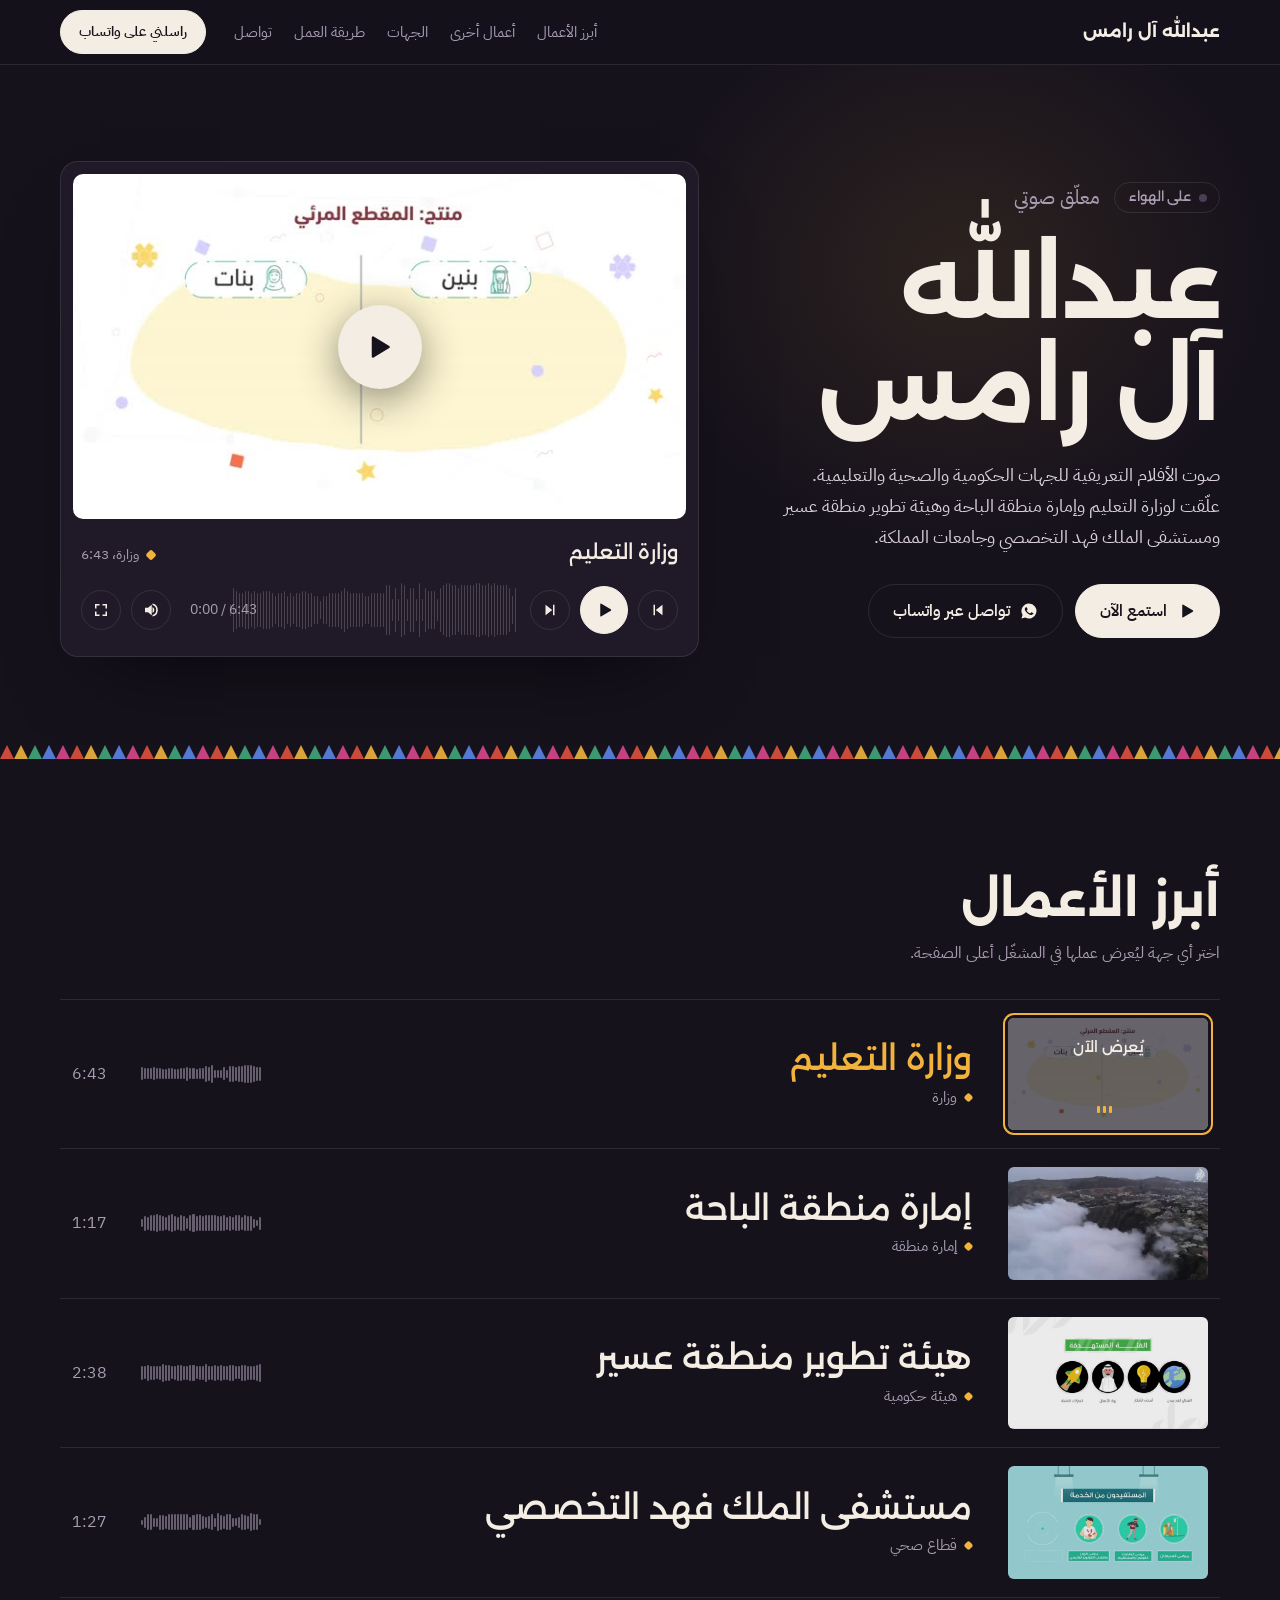
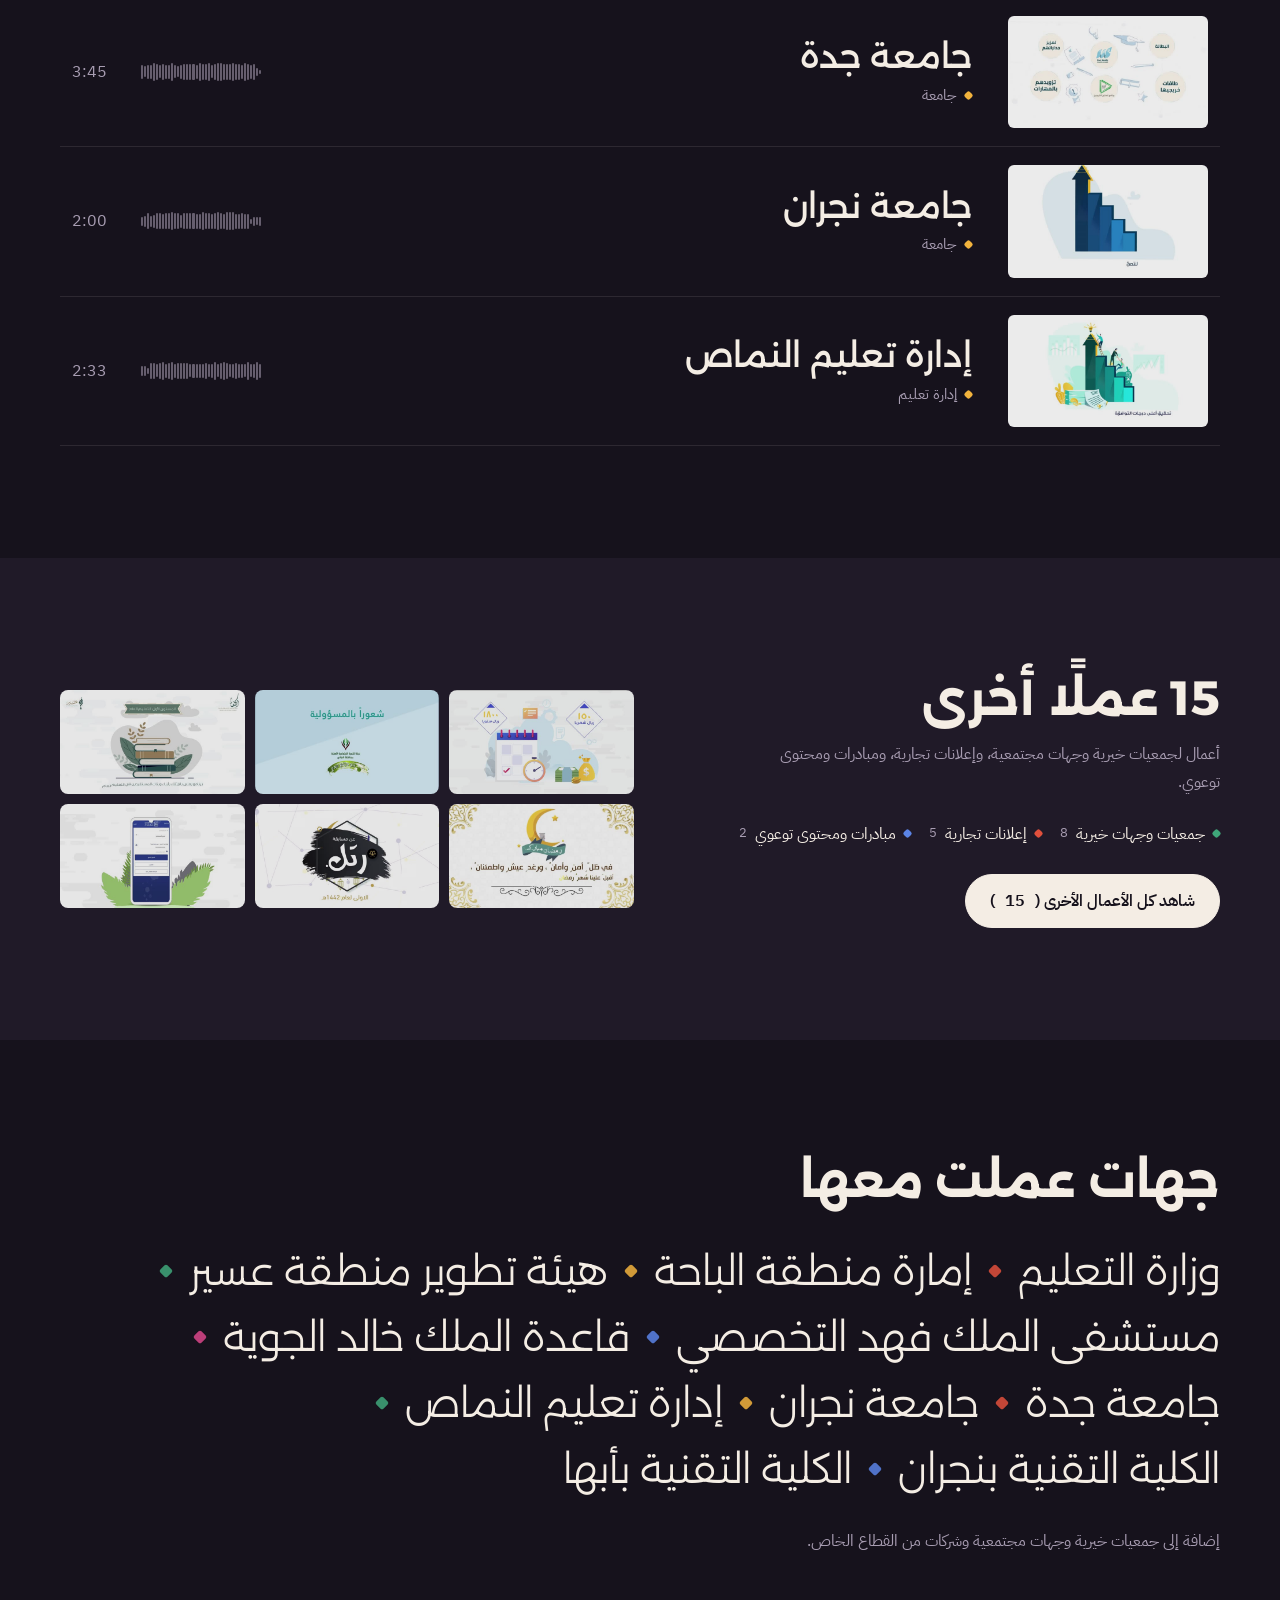
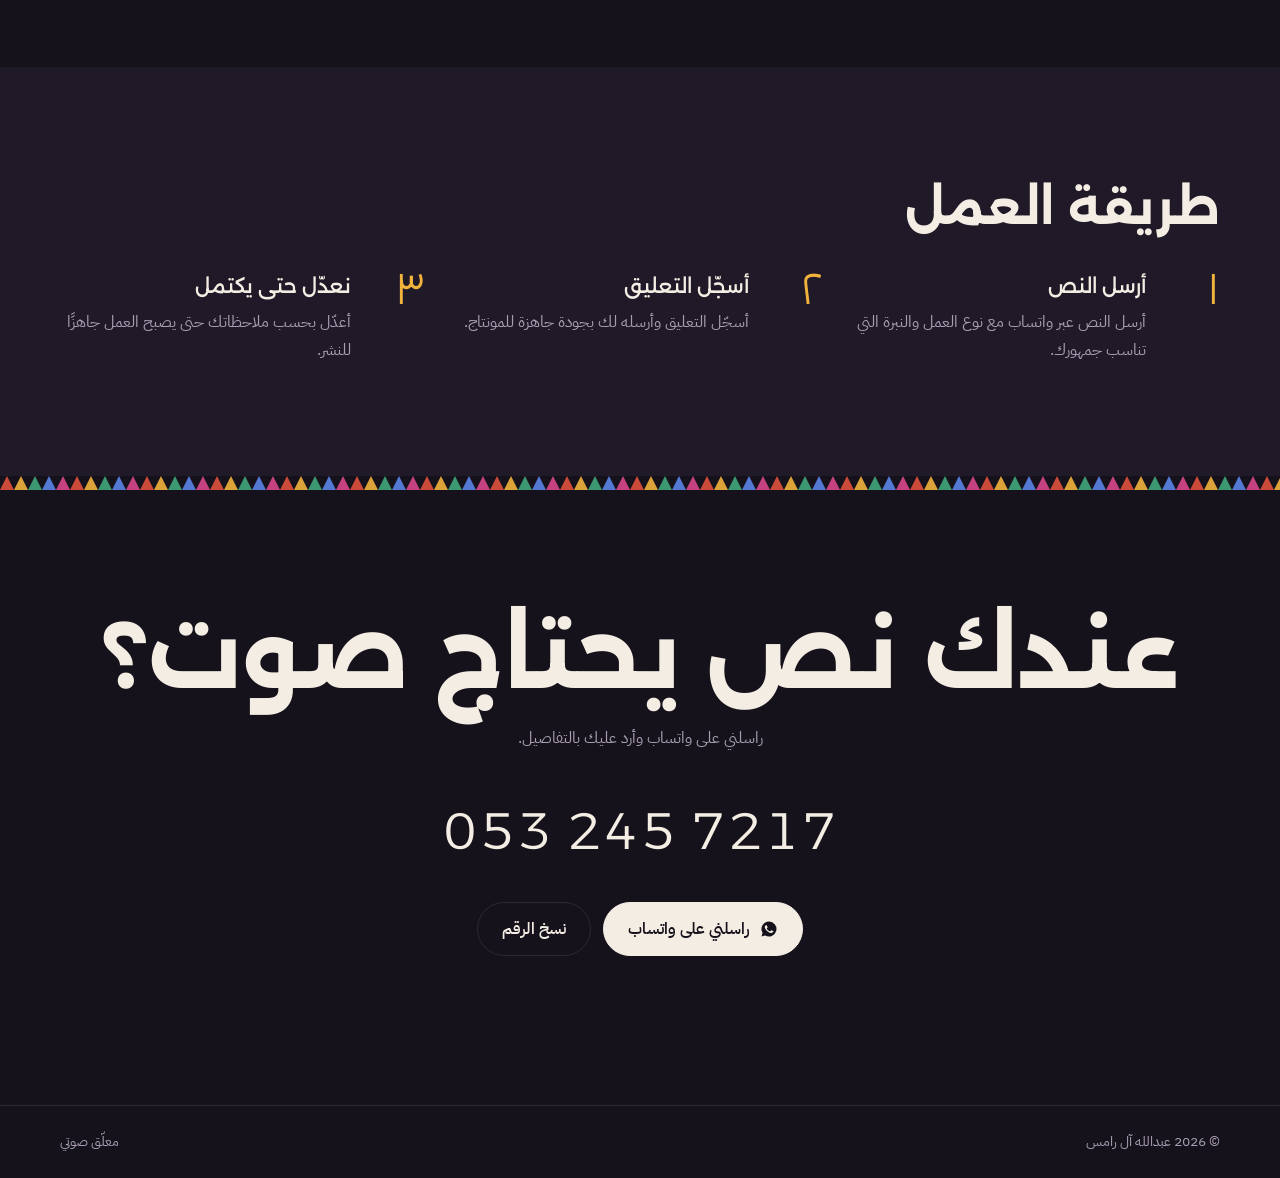
<file: index.html>
<!doctype html>
<html lang="ar" dir="rtl">
<head>
<meta charset="utf-8">
<meta name="viewport" content="width=device-width, initial-scale=1, viewport-fit=cover">
<title>عبدالله آل رامس</title>
<meta name="claude:viewport-fit-sides" content="cover">
<meta name="description" content="عبدالله آل رامس، معلّق صوتي لجهات حكومية وصحية وتعليمية. استمع إلى أعماله وتواصل مباشرة عبر واتساب.">
<link rel="preconnect" href="https://fonts.googleapis.com">
<link rel="preconnect" href="https://fonts.gstatic.com" crossorigin>
<link rel="stylesheet" href="https://fonts.googleapis.com/css2?family=Alexandria:wght@300;500;700&family=IBM+Plex+Sans+Arabic:wght@400;500;600&display=swap">
<link rel="stylesheet" href="assets/site.css">
</head>
<body>
<div dir="rtl" lang="ar" data-page="home">
  <nav class="top" aria-label="التنقل">
    <div class="wrap">
      <a class="brand" href="#top">عبدالله آل رامس</a>
      <div class="links"><a href="#featured">أبرز الأعمال</a><a href="works.html">أعمال أخرى</a><a href="#clients">الجهات</a><a href="#process">طريقة العمل</a><a href="#contact">تواصل</a></div>
      <a class="btn btn-sm btn-solid js-wa" href="#contact">راسلني على واتساب</a>
    </div>
  </nav>
  <header class="hero" id="top">
    <div class="wrap">
      <div>
        <p class="role"><span class="lamp" id="lamp"><i></i>على الهواء</span>معلّق صوتي</p>
        <h1>عبدالله<br>آل رامس</h1>
        <p class="lede">صوت الأفلام التعريفية للجهات الحكومية والصحية والتعليمية. علّقت لوزارة التعليم وإمارة منطقة الباحة وهيئة تطوير منطقة عسير ومستشفى الملك فهد التخصصي وجامعات المملكة.</p>
        <div class="actions">
          <button class="btn btn-solid" id="hero-play" type="button">
            <svg viewBox="0 0 24 24" aria-hidden="true"><path d="M7 4.5v15a1 1 0 0 0 1.5.86l12.5-7.5a1 1 0 0 0 0-1.72L8.5 3.64A1 1 0 0 0 7 4.5z"/></svg>
            استمع الآن
          </button>
          <a class="btn js-wa" href="#contact">
            <svg viewBox="0 0 24 24" aria-hidden="true"><path d="M12 2a10 10 0 0 0-8.6 15.1L2 22l5-1.3A10 10 0 1 0 12 2zm5.3 14.1c-.2.6-1.3 1.2-1.8 1.2-.5.1-1 .1-3.3-.8-2.8-1.1-4.5-4-4.7-4.2-.1-.2-1.1-1.5-1.1-2.8s.7-2 1-2.3c.2-.3.5-.3.7-.3h.5c.2 0 .4 0 .6.5l.8 2c.1.2.1.4 0 .5l-.4.6-.4.4c-.1.1-.3.3-.1.6.2.3.8 1.3 1.7 2.1 1.2 1 2.1 1.3 2.4 1.5.3.1.5.1.7-.1l.9-1.1c.2-.3.4-.2.6-.1l1.9.9c.3.1.5.2.5.3.1.2.1.7-.1 1.3z"/></svg>
            تواصل عبر واتساب
          </a>
        </div>
      </div>

      <div class="stage" id="stage" aria-label="مشغّل الأعمال">
        <div class="screen">
          <video id="player" playsinline preload="metadata"></video>
          <button class="big-play" id="big-play" type="button" aria-label="تشغيل">
            <svg viewBox="0 0 24 24"><path d="M7 4.5v15a1 1 0 0 0 1.5.86l12.5-7.5a1 1 0 0 0 0-1.72L8.5 3.64A1 1 0 0 0 7 4.5z"/></svg>
          </button>
        </div>
        <div class="now">
          <h3 id="now-title"></h3>
          <span class="cat" id="now-cat"><i></i><span></span></span>
        </div>
        <div class="deck">
          <button class="icon-btn" id="prev" type="button" aria-label="العمل السابق"><svg viewBox="0 0 24 24"><path d="M18 5v14l-9-7zM6 5h2v14H6z"/></svg></button>
          <button class="icon-btn main" id="toggle" type="button" aria-label="تشغيل"><svg viewBox="0 0 24 24" id="toggle-icon"><path d="M7 4.5v15a1 1 0 0 0 1.5.86l12.5-7.5a1 1 0 0 0 0-1.72L8.5 3.64A1 1 0 0 0 7 4.5z"/></svg></button>
          <button class="icon-btn" id="next" type="button" aria-label="العمل التالي"><svg viewBox="0 0 24 24"><path d="M6 5v14l9-7zM16 5h2v14h-2z"/></svg></button>
          <div class="scrub" id="scrub" role="slider" tabindex="0" aria-label="موضع التشغيل" aria-valuemin="0" aria-valuemax="100" aria-valuenow="0"></div>
          <span class="time" id="time">0:00 / 0:00</span>
          <button class="icon-btn" id="mute" type="button" aria-label="كتم الصوت"><svg viewBox="0 0 24 24" id="mute-icon"><path d="M4 9v6h4l5 4V5L8 9zm12.5 3a4.5 4.5 0 0 0-2.5-4v8a4.5 4.5 0 0 0 2.5-4zM14 3.2v2.1a7 7 0 0 1 0 13.4v2.1a9 9 0 0 0 0-17.6z"/></svg></button>
          <button class="icon-btn" id="fs" type="button" aria-label="ملء الشاشة"><svg viewBox="0 0 24 24"><path d="M4 4h6v2H6v4H4zm10 0h6v6h-2V6h-4zM4 14h2v4h4v2H4zm14 0h2v6h-6v-2h4z"/></svg></button>
        </div>
      </div>
    </div>
  </header>

  <div class="qatt" role="presentation"></div>

  <main>
    <section id="featured" class="wrap">
      <div class="head">
        <div>
          <h2>أبرز الأعمال</h2>
          <p class="sub">اختر أي جهة ليُعرض عملها في المشغّل أعلى الصفحة.</p>
        </div>
      </div>
      <ol class="roster" id="roster"></ol>
    </section>

    <section class="more-band" aria-labelledby="more-title">
      <div class="wrap more-inner">
        <div>
          <h2 id="more-title"><span id="more-count"></span></h2>
          <p>أعمال لجمعيات خيرية وجهات مجتمعية، وإعلانات تجارية، ومبادرات ومحتوى توعوي.</p>
          <ul class="cats-inline" id="more-cats"></ul>
          <a class="btn btn-solid" href="works.html">شاهد كل الأعمال الأخرى (<span id="more-btn-count"></span>)</a>
        </div>
        <div class="fan" id="fan"></div>
      </div>
    </section>

    <section id="clients" class="wrap">
      <div class="head"><h2>جهات عملت معها</h2></div>
      <ul class="wall">
        <li>وزارة التعليم</li>
        <li>إمارة منطقة الباحة</li>
        <li>هيئة تطوير منطقة عسير</li>
        <li>مستشفى الملك فهد التخصصي</li>
        <li>قاعدة الملك خالد الجوية</li>
        <li>جامعة جدة</li>
        <li>جامعة نجران</li>
        <li>إدارة تعليم النماص</li>
        <li>الكلية التقنية بنجران</li>
        <li>الكلية التقنية بأبها</li>
      </ul>
      <p class="wall-note">إضافة إلى جمعيات خيرية وجهات مجتمعية وشركات من القطاع الخاص.</p>
    </section>

    <section id="process" class="clients">
      <div class="wrap">
        <div class="head"><h2>طريقة العمل</h2></div>
        <ol class="steps steps-row">
          <li><span class="n">١</span><div><h3>أرسل النص</h3><p>أرسل النص عبر واتساب مع نوع العمل والنبرة التي تناسب جمهورك.</p></div></li>
          <li><span class="n">٢</span><div><h3>أسجّل التعليق</h3><p>أسجّل التعليق وأرسله لك بجودة جاهزة للمونتاج.</p></div></li>
          <li><span class="n">٣</span><div><h3>نعدّل حتى يكتمل</h3><p>أعدّل بحسب ملاحظاتك حتى يصبح العمل جاهزًا للنشر.</p></div></li>
        </ol>
      </div>
    </section>
  </main>

  <div class="qatt" role="presentation"></div>
  <section id="contact" class="contact">
    <div class="wrap">
      <h2>عندك نص يحتاج صوت؟</h2>
      <p class="sub">راسلني على واتساب وأرد عليك بالتفاصيل.</p>
      <p class="number" id="number"></p>
      <div class="actions">
        <a class="btn btn-solid js-wa" href="#contact">
          <svg viewBox="0 0 24 24" aria-hidden="true"><path d="M12 2a10 10 0 0 0-8.6 15.1L2 22l5-1.3A10 10 0 1 0 12 2zm5.3 14.1c-.2.6-1.3 1.2-1.8 1.2-.5.1-1 .1-3.3-.8-2.8-1.1-4.5-4-4.7-4.2-.1-.2-1.1-1.5-1.1-2.8s.7-2 1-2.3c.2-.3.5-.3.7-.3h.5c.2 0 .4 0 .6.5l.8 2c.1.2.1.4 0 .5l-.4.6-.4.4c-.1.1-.3.3-.1.6.2.3.8 1.3 1.7 2.1 1.2 1 2.1 1.3 2.4 1.5.3.1.5.1.7-.1l.9-1.1c.2-.3.4-.2.6-.1l1.9.9c.3.1.5.2.5.3.1.2.1.7-.1 1.3z"/></svg>
          راسلني على واتساب
        </a>
        <button class="btn" id="copy" type="button">نسخ الرقم</button>
      </div>
      <p class="copied" id="copied" aria-live="polite"></p>
    </div>
  </section>
  <footer>
    <div class="wrap"><span>© <span id="year"></span> عبدالله آل رامس</span><span>معلّق صوتي</span></div>
  </footer>
  <a class="fab js-wa" href="#contact" target="_blank" rel="noopener" aria-label="راسلني على واتساب">
    <svg viewBox="0 0 24 24"><path d="M12 2a10 10 0 0 0-8.6 15.1L2 22l5-1.3A10 10 0 1 0 12 2zm5.3 14.1c-.2.6-1.3 1.2-1.8 1.2-.5.1-1 .1-3.3-.8-2.8-1.1-4.5-4-4.7-4.2-.1-.2-1.1-1.5-1.1-2.8s.7-2 1-2.3c.2-.3.5-.3.7-.3h.5c.2 0 .4 0 .6.5l.8 2c.1.2.1.4 0 .5l-.4.6-.4.4c-.1.1-.3.3-.1.6.2.3.8 1.3 1.7 2.1 1.2 1 2.1 1.3 2.4 1.5.3.1.5.1.7-.1l.9-1.1c.2-.3.4-.2.6-.1l1.9.9c.3.1.5.2.5.3.1.2.1.7-.1 1.3z"/></svg>
  </a>
</div>
<script src="assets/data.js"></script>
<script src="assets/site.js"></script>
</body>
</html>
</file>
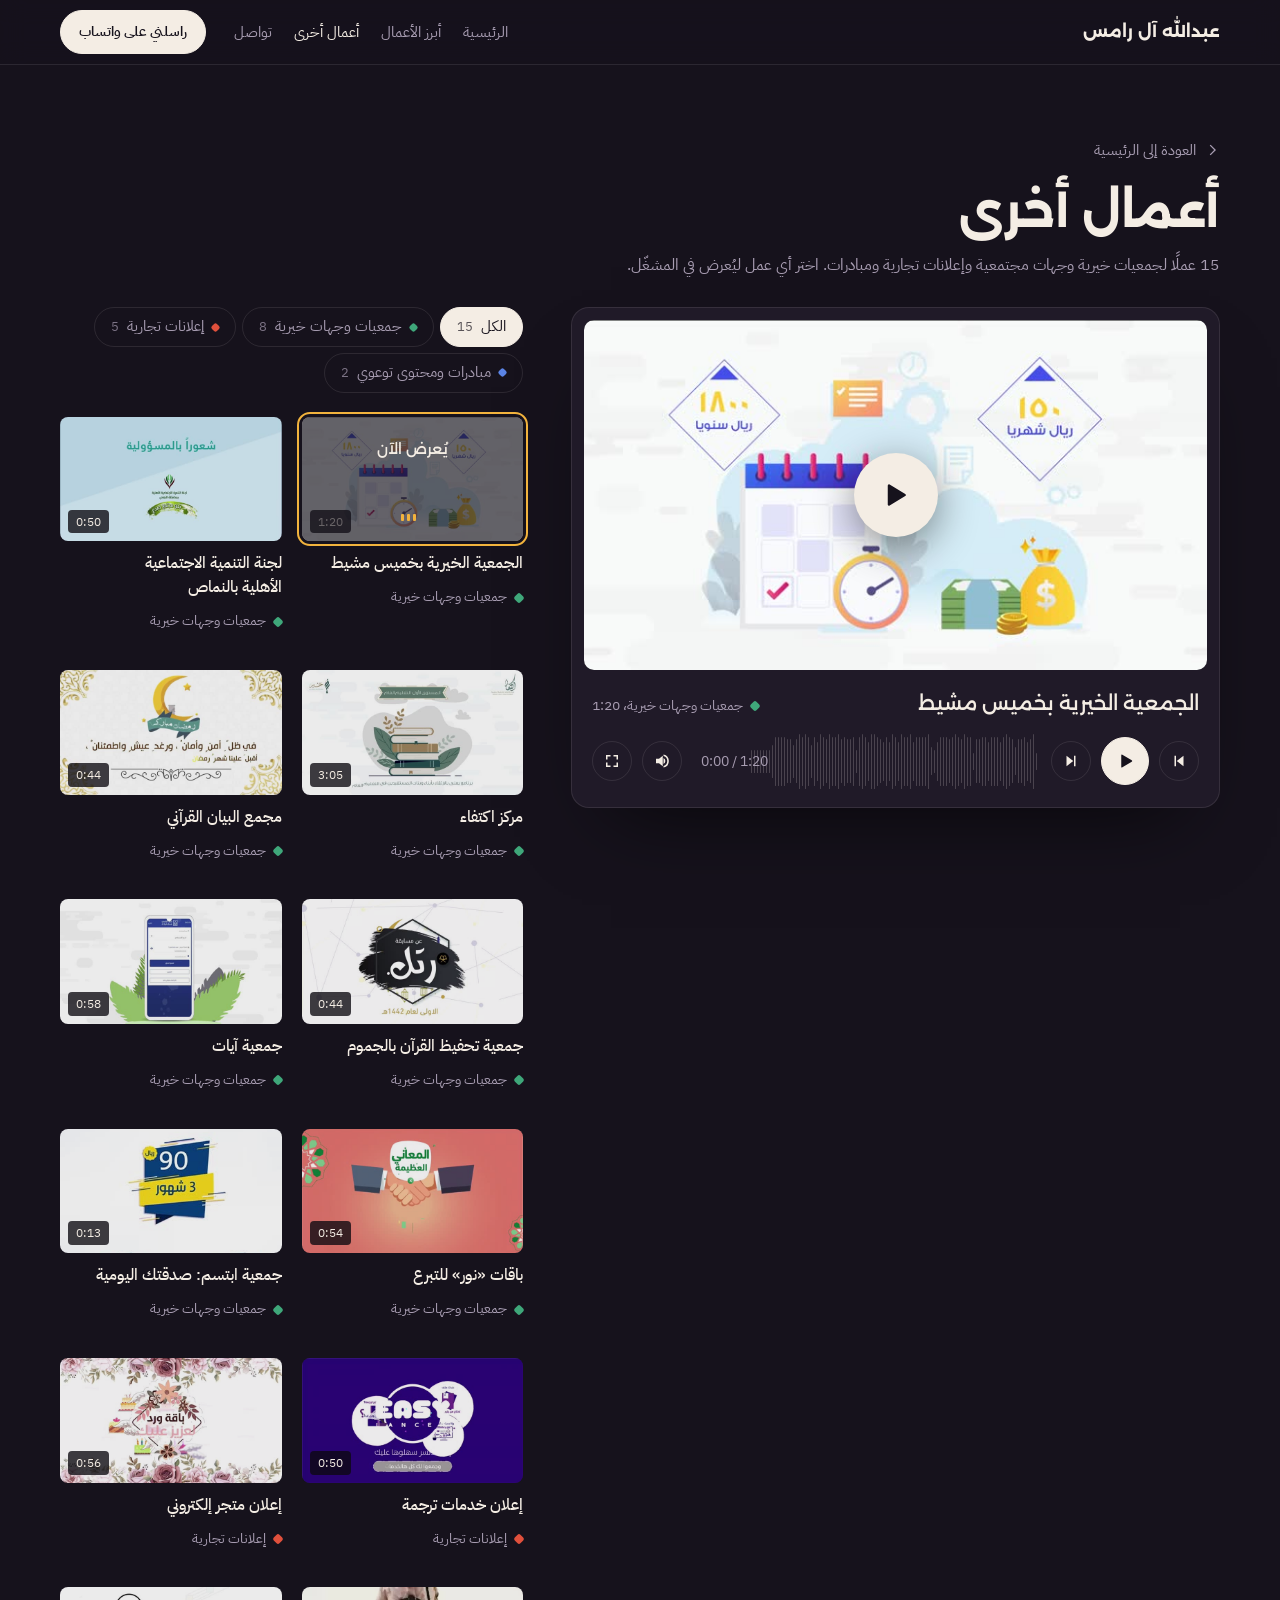
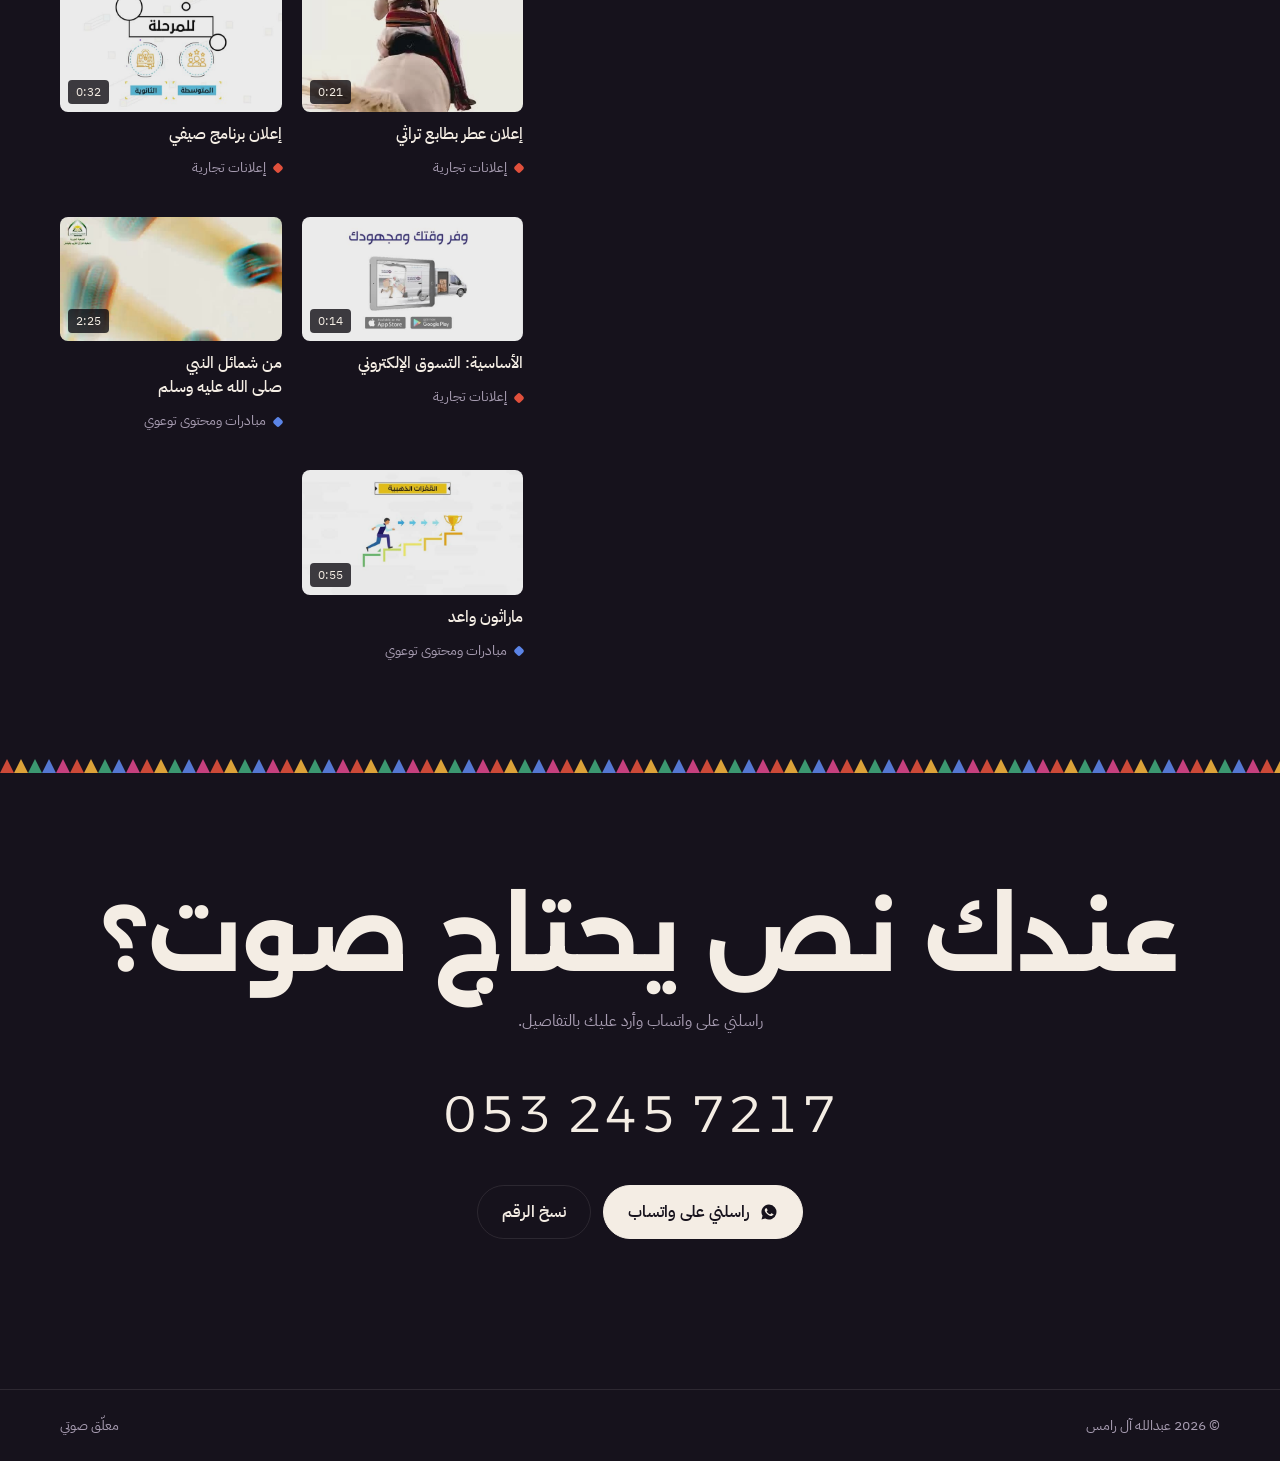
<file: works.html>
<!doctype html>
<html lang="ar" dir="rtl">
<head>
<meta charset="utf-8">
<meta name="viewport" content="width=device-width, initial-scale=1, viewport-fit=cover">
<title>أعمال أخرى | عبدالله آل رامس</title>
<meta name="claude:viewport-fit-sides" content="cover">
<meta name="description" content="عبدالله آل رامس، معلّق صوتي لجهات حكومية وصحية وتعليمية. استمع إلى أعماله وتواصل مباشرة عبر واتساب.">
<link rel="preconnect" href="https://fonts.googleapis.com">
<link rel="preconnect" href="https://fonts.gstatic.com" crossorigin>
<link rel="stylesheet" href="https://fonts.googleapis.com/css2?family=Alexandria:wght@300;500;700&family=IBM+Plex+Sans+Arabic:wght@400;500;600&display=swap">
<link rel="stylesheet" href="assets/site.css">
</head>
<body>
<div dir="rtl" lang="ar" data-page="works">
  <nav class="top" aria-label="التنقل">
    <div class="wrap">
      <a class="brand" href="./">عبدالله آل رامس</a>
      <div class="links"><a href="./">الرئيسية</a><a href="./#featured">أبرز الأعمال</a><a href="works.html" aria-current="page">أعمال أخرى</a><a href="#contact">تواصل</a></div>
      <a class="btn btn-sm btn-solid js-wa" href="#contact">راسلني على واتساب</a>
    </div>
  </nav>
  <header class="wrap page-head">
    <a class="crumb" href="./"><svg viewBox="0 0 24 24" aria-hidden="true"><path d="M8.6 5.4 10 4l8 8-8 8-1.4-1.4L15.2 12z"/></svg>العودة إلى الرئيسية</a>
    <h1>أعمال أخرى</h1>
    <p class="sub" id="works-sub"></p>
  </header>
  <main class="wrap works-layout">
    <div class="stage" id="stage" aria-label="مشغّل الأعمال">
        <div class="screen">
          <video id="player" playsinline preload="metadata"></video>
          <button class="big-play" id="big-play" type="button" aria-label="تشغيل">
            <svg viewBox="0 0 24 24"><path d="M7 4.5v15a1 1 0 0 0 1.5.86l12.5-7.5a1 1 0 0 0 0-1.72L8.5 3.64A1 1 0 0 0 7 4.5z"/></svg>
          </button>
        </div>
        <div class="now">
          <h3 id="now-title"></h3>
          <span class="cat" id="now-cat"><i></i><span></span></span>
        </div>
        <div class="deck">
          <button class="icon-btn" id="prev" type="button" aria-label="العمل السابق"><svg viewBox="0 0 24 24"><path d="M18 5v14l-9-7zM6 5h2v14H6z"/></svg></button>
          <button class="icon-btn main" id="toggle" type="button" aria-label="تشغيل"><svg viewBox="0 0 24 24" id="toggle-icon"><path d="M7 4.5v15a1 1 0 0 0 1.5.86l12.5-7.5a1 1 0 0 0 0-1.72L8.5 3.64A1 1 0 0 0 7 4.5z"/></svg></button>
          <button class="icon-btn" id="next" type="button" aria-label="العمل التالي"><svg viewBox="0 0 24 24"><path d="M6 5v14l9-7zM16 5h2v14h-2z"/></svg></button>
          <div class="scrub" id="scrub" role="slider" tabindex="0" aria-label="موضع التشغيل" aria-valuemin="0" aria-valuemax="100" aria-valuenow="0"></div>
          <span class="time" id="time">0:00 / 0:00</span>
          <button class="icon-btn" id="mute" type="button" aria-label="كتم الصوت"><svg viewBox="0 0 24 24" id="mute-icon"><path d="M4 9v6h4l5 4V5L8 9zm12.5 3a4.5 4.5 0 0 0-2.5-4v8a4.5 4.5 0 0 0 2.5-4zM14 3.2v2.1a7 7 0 0 1 0 13.4v2.1a9 9 0 0 0 0-17.6z"/></svg></button>
          <button class="icon-btn" id="fs" type="button" aria-label="ملء الشاشة"><svg viewBox="0 0 24 24"><path d="M4 4h6v2H6v4H4zm10 0h6v6h-2V6h-4zM4 14h2v4h4v2H4zm14 0h2v6h-6v-2h4z"/></svg></button>
        </div>
      </div>
    <div class="works-list">
      <div class="filters" id="filters" role="group" aria-label="تصفية حسب النوع"></div>
      <div class="grid" id="grid"></div>
    </div>
  </main>
  <div class="qatt" role="presentation"></div>
  <section id="contact" class="contact">
    <div class="wrap">
      <h2>عندك نص يحتاج صوت؟</h2>
      <p class="sub">راسلني على واتساب وأرد عليك بالتفاصيل.</p>
      <p class="number" id="number"></p>
      <div class="actions">
        <a class="btn btn-solid js-wa" href="#contact">
          <svg viewBox="0 0 24 24" aria-hidden="true"><path d="M12 2a10 10 0 0 0-8.6 15.1L2 22l5-1.3A10 10 0 1 0 12 2zm5.3 14.1c-.2.6-1.3 1.2-1.8 1.2-.5.1-1 .1-3.3-.8-2.8-1.1-4.5-4-4.7-4.2-.1-.2-1.1-1.5-1.1-2.8s.7-2 1-2.3c.2-.3.5-.3.7-.3h.5c.2 0 .4 0 .6.5l.8 2c.1.2.1.4 0 .5l-.4.6-.4.4c-.1.1-.3.3-.1.6.2.3.8 1.3 1.7 2.1 1.2 1 2.1 1.3 2.4 1.5.3.1.5.1.7-.1l.9-1.1c.2-.3.4-.2.6-.1l1.9.9c.3.1.5.2.5.3.1.2.1.7-.1 1.3z"/></svg>
          راسلني على واتساب
        </a>
        <button class="btn" id="copy" type="button">نسخ الرقم</button>
      </div>
      <p class="copied" id="copied" aria-live="polite"></p>
    </div>
  </section>
  <footer>
    <div class="wrap"><span>© <span id="year"></span> عبدالله آل رامس</span><span>معلّق صوتي</span></div>
  </footer>
  <a class="fab js-wa" href="#contact" target="_blank" rel="noopener" aria-label="راسلني على واتساب">
    <svg viewBox="0 0 24 24"><path d="M12 2a10 10 0 0 0-8.6 15.1L2 22l5-1.3A10 10 0 1 0 12 2zm5.3 14.1c-.2.6-1.3 1.2-1.8 1.2-.5.1-1 .1-3.3-.8-2.8-1.1-4.5-4-4.7-4.2-.1-.2-1.1-1.5-1.1-2.8s.7-2 1-2.3c.2-.3.5-.3.7-.3h.5c.2 0 .4 0 .6.5l.8 2c.1.2.1.4 0 .5l-.4.6-.4.4c-.1.1-.3.3-.1.6.2.3.8 1.3 1.7 2.1 1.2 1 2.1 1.3 2.4 1.5.3.1.5.1.7-.1l.9-1.1c.2-.3.4-.2.6-.1l1.9.9c.3.1.5.2.5.3.1.2.1.7-.1 1.3z"/></svg>
  </a>
</div>
<script src="assets/data.js"></script>
<script src="assets/site.js"></script>
</body>
</html>
</file>
<file: assets/site.css>
/* Layout: a night recording booth. Hero = name + the stage player whose seek bar is the real waveform of his voice.
   Below: works library, wall of clients, how we work, contact. RTL, right-aligned. Single dark look by choice. */
:root {
  color-scheme: dark;
  --ink: #16121c;          /* booth at night, plum-tinted */
  --panel: #201a28;
  --panel-2: #2a2333;
  --text: #f4ede4;
  --muted: #a89db2;
  --hair: rgba(244, 237, 228, .1);
  --saffron: #f2b33d;      /* played waveform, focus */
  --onair: #ef4b3c;        /* the on-air lamp */
  /* qatt asiri family, one per category */
  --q-red: #e0503c; --q-saffron: #f2b33d; --q-green: #3fa77a; --q-blue: #5b84e6; --q-pink: #d9468a;
  --display: "Alexandria", "Segoe UI", Tahoma, sans-serif;
  --body: "IBM Plex Sans Arabic", "Segoe UI", Tahoma, sans-serif;
  --s-1: .875rem; --s0: 1rem; --s1: 1.25rem; --s2: 1.75rem; --s3: clamp(2rem, 4.2vw, 3rem);
  --s4: clamp(3.2rem, 7.4vw, 6.4rem);
  --max: 1200px;
}
* { box-sizing: border-box; }
html { scroll-behavior: smooth; }
@media (prefers-reduced-motion: reduce) { html { scroll-behavior: auto; } }
body {
  margin: 0; background: var(--ink); color: var(--text);
  font-family: var(--body); font-size: var(--s0); line-height: 1.75;
  -webkit-font-smoothing: antialiased;
}
body::before {
  content: ""; position: fixed; inset: 0 0 auto; height: env(safe-area-inset-top, 0px);
  z-index: 30; background: var(--ink);
}
a { color: inherit; }
button { font: inherit; color: inherit; }
:focus-visible { outline: 2px solid var(--saffron); outline-offset: 3px; }
.wrap {
  max-width: var(--max); margin-inline: auto;
  padding-left: max(20px, env(safe-area-inset-left, 0px));
  padding-right: max(20px, env(safe-area-inset-right, 0px));
}
h1, h2, h3 { font-family: var(--display); margin: 0; text-wrap: balance; }
h2 { font-size: var(--s3); font-weight: 700; line-height: 1.2; }
.sub { color: var(--muted); margin: 10px 0 0; max-width: 60ch; }

/* Nav */
.top {
  position: sticky; top: env(safe-area-inset-top, 0px); z-index: 20;
  background: color-mix(in srgb, var(--ink) 86%, transparent);
  backdrop-filter: blur(12px); -webkit-backdrop-filter: blur(12px);
  border-bottom: 1px solid var(--hair);
}
.top .wrap { display: flex; align-items: center; gap: 28px; height: 64px; }
.brand { font-family: var(--display); font-weight: 700; text-decoration: none; font-size: 1.05rem; }
.links { display: flex; gap: 22px; margin-inline-start: auto; }
.links a { text-decoration: none; color: var(--muted); font-size: .95rem; }
.links a:hover { color: var(--text); }
.btn {
  display: inline-flex; align-items: center; justify-content: center; gap: 10px;
  padding: 12px 24px; border-radius: 999px; border: 1px solid var(--hair);
  background: transparent; text-decoration: none; font-weight: 600; cursor: pointer;
  transition: background .2s, border-color .2s, color .2s;
}
.btn:hover { border-color: var(--text); }
.btn svg { width: 18px; height: 18px; fill: currentColor; flex: none; }
.btn-solid { background: var(--text); color: var(--ink); border-color: var(--text); }
.btn-solid:hover { background: var(--saffron); border-color: var(--saffron); }
.btn-sm { padding: 8px 18px; font-size: .9rem; }

/* Hero */
.hero { position: relative; overflow: hidden; }
.hero::before {           /* the booth lamp */
  content: ""; position: absolute; inset: -30% -10% auto auto; width: 70%; height: 120%;
  background: radial-gradient(closest-side, rgba(242, 179, 61, .10), transparent 70%);
  pointer-events: none;
}
.hero .wrap {
  position: relative; display: grid; grid-template-columns: minmax(0, 5fr) minmax(0, 7fr);
  gap: clamp(28px, 5vw, 72px); align-items: center; padding-block: clamp(40px, 8vw, 96px) clamp(48px, 7vw, 88px);
}
.role { display: flex; align-items: center; gap: 14px; margin: 0 0 18px; color: var(--muted); font-size: var(--s1); }
.lamp {
  display: inline-flex; align-items: center; gap: 8px; padding: 3px 12px 3px 14px;
  border: 1px solid var(--hair); border-radius: 999px; font-size: .8rem; color: var(--muted);
  font-family: var(--display); font-weight: 500; transition: color .3s, border-color .3s, background .3s;
}
.lamp i { width: 8px; height: 8px; border-radius: 50%; background: #4a3f52; transition: background .3s, box-shadow .3s; }
.lamp.live { color: var(--text); border-color: rgba(239, 75, 60, .55); background: rgba(239, 75, 60, .12); }
.lamp.live i { background: var(--onair); box-shadow: 0 0 0 4px rgba(239, 75, 60, .2), 0 0 14px var(--onair); }
@media (prefers-reduced-motion: no-preference) { .lamp.live i { animation: lamp 1.4s ease-in-out infinite; } }
@keyframes lamp { 50% { box-shadow: 0 0 0 7px rgba(239, 75, 60, .08), 0 0 22px var(--onair); } }
h1 { font-size: var(--s4); font-weight: 700; line-height: 1.08; letter-spacing: -.01em; }
.lede { font-size: 1.12rem; margin: 22px 0 30px; max-width: 40ch; color: #d9d0dc; }
.actions { display: flex; gap: 12px; flex-wrap: wrap; }
.tally { margin: 30px 0 0; color: var(--muted); font-size: .95rem; font-variant-numeric: tabular-nums; }
.tally b { color: var(--text); font-weight: 600; }

/* Stage */
.stage {
  min-width: 0; background: var(--panel); border: 1px solid var(--hair); border-radius: 18px;
  padding: 12px 12px 18px; box-shadow: 0 40px 80px -40px rgba(0, 0, 0, .7);
}
.screen { position: relative; border-radius: 10px; overflow: hidden; background: #0c0a10; aspect-ratio: 16 / 9; max-width: 100%; }
.screen video { width: 100%; height: 100%; object-fit: contain; display: block; background: #0c0a10; }
.big-play {
  position: absolute; inset: 0; margin: auto; width: 84px; height: 84px; border-radius: 50%;
  border: 0; background: var(--text); color: var(--ink); cursor: pointer; display: grid; place-items: center;
  box-shadow: 0 10px 40px rgba(0, 0, 0, .45); transition: transform .2s, background .2s;
}
.big-play:hover { transform: scale(1.06); background: var(--saffron); }
.big-play svg { width: 30px; height: 30px; fill: currentColor; margin-inline-end: -4px; }
.now { display: flex; align-items: baseline; justify-content: space-between; gap: 16px; padding: 16px 8px 4px; flex-wrap: wrap; }
.now h3 { font-size: var(--s1); font-weight: 500; min-width: 0; }
.cat { display: inline-flex; align-items: center; gap: 8px; color: var(--muted); font-size: .88rem; white-space: nowrap; }
.cat i { width: 8px; height: 8px; border-radius: 2px; transform: rotate(45deg); background: var(--c, var(--muted)); flex: none; }
.deck { display: flex; align-items: center; gap: 10px; padding: 8px 8px 0; }
.icon-btn {
  width: 40px; height: 40px; border-radius: 50%; border: 1px solid var(--hair); background: transparent;
  display: grid; place-items: center; cursor: pointer; flex: none; transition: background .2s, border-color .2s;
}
.icon-btn:hover { background: var(--panel-2); border-color: var(--muted); }
.icon-btn svg { width: 18px; height: 18px; fill: currentColor; }
.icon-btn.main { width: 48px; height: 48px; background: var(--text); color: var(--ink); border-color: var(--text); }
.icon-btn.main:hover { background: var(--saffron); border-color: var(--saffron); }
.scrub {
  flex: 1; min-width: 0; height: 56px; display: flex; align-items: center; gap: 2px; cursor: pointer;
  touch-action: none; padding-inline: 4px; border-radius: 6px;
}
.scrub span {
  flex: 1; min-width: 1px; border-radius: 2px; background: rgba(244, 237, 228, .2);
  transition: background .15s;
}
.scrub span.on { background: var(--saffron); }
.scrub:hover span:not(.on) { background: rgba(244, 237, 228, .32); }
@media (prefers-reduced-motion: no-preference) {
  .scrub.intro span { animation: rise .7s cubic-bezier(.2, .8, .2, 1) both; animation-delay: calc(var(--i) * 9ms); transform-origin: center; }
  @keyframes rise { from { transform: scaleY(.08); opacity: .3; } }
}
.time { font-variant-numeric: tabular-nums; color: var(--muted); font-size: .85rem; direction: ltr; white-space: nowrap; min-width: 84px; text-align: center; }

/* Qatt band */
.qatt {
  height: 14px; opacity: .9;
  background-image: url("data:image/svg+xml,%3Csvg xmlns='http://www.w3.org/2000/svg' width='70' height='14'%3E%3Cpath d='M0 14L7 0 14 14z' fill='%23e0503c'/%3E%3Cpath d='M14 14L21 0 28 14z' fill='%23f2b33d'/%3E%3Cpath d='M28 14L35 0 42 14z' fill='%233fa77a'/%3E%3Cpath d='M42 14L49 0 56 14z' fill='%235b84e6'/%3E%3Cpath d='M56 14L63 0 70 14z' fill='%23d9468a'/%3E%3C/svg%3E");
  background-repeat: repeat-x; background-size: auto 100%;
}

section { padding-block: clamp(64px, 9vw, 112px); }
.head { display: flex; align-items: end; justify-content: space-between; gap: 24px; flex-wrap: wrap; margin-bottom: 32px; }

/* Works */
.filters { display: flex; gap: 6px; flex-wrap: wrap; }
.chip {
  border: 1px solid var(--hair); background: transparent; border-radius: 999px; padding: 6px 16px;
  cursor: pointer; font-size: .92rem; color: var(--muted); display: inline-flex; align-items: center; gap: 8px;
  transition: color .2s, background .2s, border-color .2s;
}
.chip:hover { color: var(--text); }
.chip i { width: 7px; height: 7px; border-radius: 2px; transform: rotate(45deg); background: var(--c); }
.chip small { font-size: .8rem; opacity: .7; font-variant-numeric: tabular-nums; }
.chip[aria-pressed="true"] { background: var(--text); color: var(--ink); border-color: var(--text); }
.grid { display: grid; grid-template-columns: repeat(auto-fill, minmax(min(100%, 210px), 1fr)); gap: 36px 20px; }
.card {
  display: flex; flex-direction: column; gap: 10px; min-width: 0; text-align: right;
  background: none; border: 0; padding: 0; cursor: pointer;
}
.thumb { position: relative; aspect-ratio: 16 / 9; max-width: 100%; border-radius: 8px; overflow: hidden; background: var(--panel); }
.thumb img { width: 100%; height: 100%; object-fit: cover; display: block; transition: transform .5s cubic-bezier(.2, .8, .2, 1), filter .3s; filter: saturate(.9) brightness(.92); }
.card:hover .thumb img { transform: scale(1.04); filter: none; }
.dur {
  position: absolute; bottom: 8px; left: 8px; background: rgba(12, 10, 16, .78); color: var(--text);
  font-size: .78rem; padding: 1px 8px; border-radius: 4px; direction: ltr; font-variant-numeric: tabular-nums;
}
.playing-tag {
  position: absolute; inset: 0; display: none; place-items: center; background: rgba(22, 18, 28, .62);
  font-family: var(--display); font-weight: 500; font-size: .9rem;
}
.playing-tag span { display: inline-flex; align-items: end; gap: 3px; height: 18px; margin-inline-start: 8px; }
.playing-tag span b { width: 3px; background: var(--saffron); border-radius: 1px; height: 40%; }
@media (prefers-reduced-motion: no-preference) {
  .playing .playing-tag span b { animation: eq .9s ease-in-out infinite; }
  .playing-tag span b:nth-child(2) { animation-delay: -.3s !important; }
  .playing-tag span b:nth-child(3) { animation-delay: -.6s !important; }
  @keyframes eq { 50% { height: 100%; } }
}
.card.current .thumb { outline: 2px solid var(--saffron); outline-offset: 3px; }
.card.current .playing-tag { display: grid; }
.card h3 { font-family: var(--body); font-size: 1rem; font-weight: 500; line-height: 1.5; }
.mini { display: flex; align-items: center; gap: 1px; height: 18px; opacity: .55; }
.mini b { flex: 1; background: var(--muted); border-radius: 1px; }
.card .row { display: flex; justify-content: space-between; align-items: center; gap: 12px; }

/* Clients */
.clients { background: var(--panel); }
.wall {
  list-style: none; margin: 0; padding: 0; display: flex; flex-wrap: wrap; align-items: center;
  column-gap: 18px; row-gap: 6px; font-family: var(--display); font-weight: 300;
  font-size: clamp(1.4rem, 3.2vw, 2.5rem); line-height: 1.5;
}
.wall li { display: inline-flex; align-items: center; gap: 18px; }
.wall li:not(:last-child)::after {
  content: ""; width: 10px; height: 10px; transform: rotate(45deg); border-radius: 2px;
  background: var(--q, var(--saffron)); opacity: .85;
}
.wall li:nth-child(5n+1) { --q: var(--q-red); } .wall li:nth-child(5n+2) { --q: var(--q-saffron); }
.wall li:nth-child(5n+3) { --q: var(--q-green); } .wall li:nth-child(5n+4) { --q: var(--q-blue); }
.wall li:nth-child(5n) { --q: var(--q-pink); }
.wall-note { color: var(--muted); margin: 28px 0 0; }

/* Offer + process */
.split { display: grid; grid-template-columns: minmax(0, 1fr) minmax(0, 1.2fr); gap: clamp(32px, 6vw, 96px); }
.offer { list-style: none; padding: 0; margin: 28px 0 0; display: grid; gap: 0; }
.offer li { display: flex; justify-content: space-between; gap: 12px; padding-block: 14px; border-bottom: 1px solid var(--hair); font-size: 1.08rem; }
.offer li span { color: var(--muted); font-size: .9rem; font-variant-numeric: tabular-nums; }
.steps { list-style: none; margin: 28px 0 0; padding: 0; display: grid; gap: 28px; }
.steps li { display: grid; grid-template-columns: 56px minmax(0, 1fr); gap: 18px; align-items: start; }
.steps .n {
  font-family: var(--display); font-weight: 300; font-size: 2.6rem; line-height: 1; color: var(--saffron);
}
.steps h3 { font-size: var(--s1); font-weight: 500; margin-bottom: 4px; }
.steps p { margin: 0; color: var(--muted); }

/* Contact */
.contact { text-align: center; position: relative; overflow: hidden; }
.contact h2 { font-size: var(--s4); line-height: 1.1; }
.contact .sub { margin: 18px auto 0; }
.number {
  font-family: var(--display); font-weight: 300; font-size: clamp(1.8rem, 5vw, 3.2rem);
  direction: ltr; margin: 34px 0 26px; user-select: all; font-variant-numeric: tabular-nums; letter-spacing: .02em;
}
.contact .actions { justify-content: center; }
.copied { min-height: 1.6em; margin: 14px 0 0; color: var(--saffron); font-size: .92rem; }
footer { border-top: 1px solid var(--hair); }
footer .wrap { display: flex; justify-content: space-between; gap: 12px; flex-wrap: wrap; padding-block: 24px; color: var(--muted); font-size: .85rem; }

/* Floating WhatsApp on phones */
.fab {
  position: fixed; z-index: 25; display: none;
  bottom: calc(16px + env(safe-area-inset-bottom, 0px)); left: max(16px, env(safe-area-inset-left, 0px));
  width: 56px; height: 56px; border-radius: 50%; background: #25d366; color: #0b2b17;
  place-items: center; box-shadow: 0 10px 30px rgba(0, 0, 0, .45);
}
.fab svg { width: 28px; height: 28px; fill: currentColor; }

@media (max-width: 900px) {
  .hero .wrap { grid-template-columns: minmax(0, 1fr); }
  .split { grid-template-columns: minmax(0, 1fr); }
  .links { display: none; }
  .top .btn { margin-inline-start: auto; }
}
@media (max-width: 560px) {
  .fab { display: grid; }
  .top .btn { display: none; }
  .deck { flex-wrap: wrap; }
  .scrub { order: -1; flex-basis: 100%; height: 48px; }
  .time { margin-inline-start: auto; }
  .stage { padding: 8px 8px 14px; border-radius: 14px; }
  #mute { display: none; }
  .grid { grid-template-columns: repeat(2, minmax(0, 1fr)); gap: 26px 12px; }
  .card .mini { display: none; }
  .card h3 { font-size: .92rem; }
}

/* ===== Featured roster: the institutions are the headline ===== */
.roster { list-style: none; margin: 0; padding: 0; border-top: 1px solid var(--hair); }
.roster li { border-bottom: 1px solid var(--hair); }
.rw {
  width: 100%; display: grid; grid-template-columns: 200px minmax(0, 1fr) auto; align-items: center;
  gap: clamp(16px, 3vw, 36px); padding: 18px 12px; background: none; border: 0; cursor: pointer;
  text-align: right; border-radius: 10px; transition: background .2s;
}
.rw:hover { background: var(--panel); }
.rw .thumb { border-radius: 6px; }
.rw-name {
  font-family: var(--display); font-weight: 500; font-size: clamp(1.25rem, 2.6vw, 2.1rem);
  line-height: 1.3; margin: 0; text-wrap: balance;
}
.rw-sector { display: inline-flex; align-items: center; gap: 8px; color: var(--muted); font-size: .92rem; margin-top: 4px; }
.rw-sector i { width: 7px; height: 7px; border-radius: 2px; transform: rotate(45deg); background: var(--saffron); }
.rw-side { display: flex; align-items: center; gap: 18px; color: var(--muted); }
.rw-side .mini { width: 120px; }
.rw-dur { font-variant-numeric: tabular-nums; direction: ltr; min-width: 3.2em; text-align: left; }
.rw.current .thumb { outline: 2px solid var(--saffron); outline-offset: 3px; }
.rw.current .playing-tag { display: grid; }
.rw.current .rw-name { color: var(--saffron); }

/* ===== Teaser for the other works ===== */
.more-band { background: var(--panel); }
.more-inner { display: grid; grid-template-columns: minmax(0, 1fr) minmax(0, 1.1fr); gap: clamp(28px, 5vw, 72px); align-items: center; }
.more-inner p { color: var(--muted); margin: 12px 0 24px; max-width: 46ch; }
.fan { display: grid; grid-template-columns: repeat(3, minmax(0, 1fr)); gap: 10px; }
.fan a { display: block; border-radius: 8px; overflow: hidden; aspect-ratio: 16 / 9; max-width: 100%; background: var(--panel-2); }
.fan img { width: 100%; height: 100%; object-fit: cover; display: block; filter: saturate(.85) brightness(.9); transition: filter .3s; }
.fan a:hover img { filter: none; }
.cats-inline { display: flex; flex-wrap: wrap; gap: 8px 18px; margin: 0 0 26px; padding: 0; list-style: none; }
.cats-inline li { display: inline-flex; align-items: center; gap: 8px; }
.cats-inline i { width: 7px; height: 7px; border-radius: 2px; transform: rotate(45deg); background: var(--c); }
.cats-inline small { color: var(--muted); font-variant-numeric: tabular-nums; }

/* ===== Works page ===== */
.page-head { padding-block: clamp(36px, 6vw, 72px) 28px; }
.crumb { display: inline-flex; align-items: center; gap: 8px; color: var(--muted); text-decoration: none; font-size: .95rem; margin-bottom: 18px; }
.crumb:hover { color: var(--text); }
.crumb svg { width: 16px; height: 16px; fill: currentColor; }
.page-head h1 { font-size: var(--s3); line-height: 1.2; }
.page-head .sub { margin-top: 12px; }
.works-layout { display: grid; grid-template-columns: minmax(0, 7fr) minmax(0, 5fr); gap: clamp(24px, 4vw, 48px); align-items: start; padding-bottom: 96px; }
.works-layout .stage { position: sticky; top: calc(84px + env(safe-area-inset-top, 0px)); }
.works-layout .grid { grid-template-columns: repeat(auto-fill, minmax(min(100%, 200px), 1fr)); }
.works-list .filters { margin-bottom: 24px; }

@media (max-width: 900px) {
  .rw { grid-template-columns: 150px minmax(0, 1fr); }
  .rw-side { grid-column: 2; }
  .rw-side .mini { display: none; }
  .more-inner { grid-template-columns: minmax(0, 1fr); }
  .works-layout { grid-template-columns: minmax(0, 1fr); }
  .works-layout .stage { position: static; }
}
@media (max-width: 560px) {
  .rw { grid-template-columns: 112px minmax(0, 1fr); gap: 14px; padding: 14px 4px; }
  .rw-side { display: none; }
  .rw-sector { font-size: .84rem; }
  .rw .playing-tag { font-size: 0; }
  .works-layout .grid { grid-template-columns: repeat(2, minmax(0, 1fr)); }
}

.steps-row { grid-template-columns: repeat(3, minmax(0, 1fr)); gap: 32px; }
@media (max-width: 900px) { .steps-row { grid-template-columns: minmax(0, 1fr); } }
.links a[aria-current="page"] { color: var(--text); }
</file>
